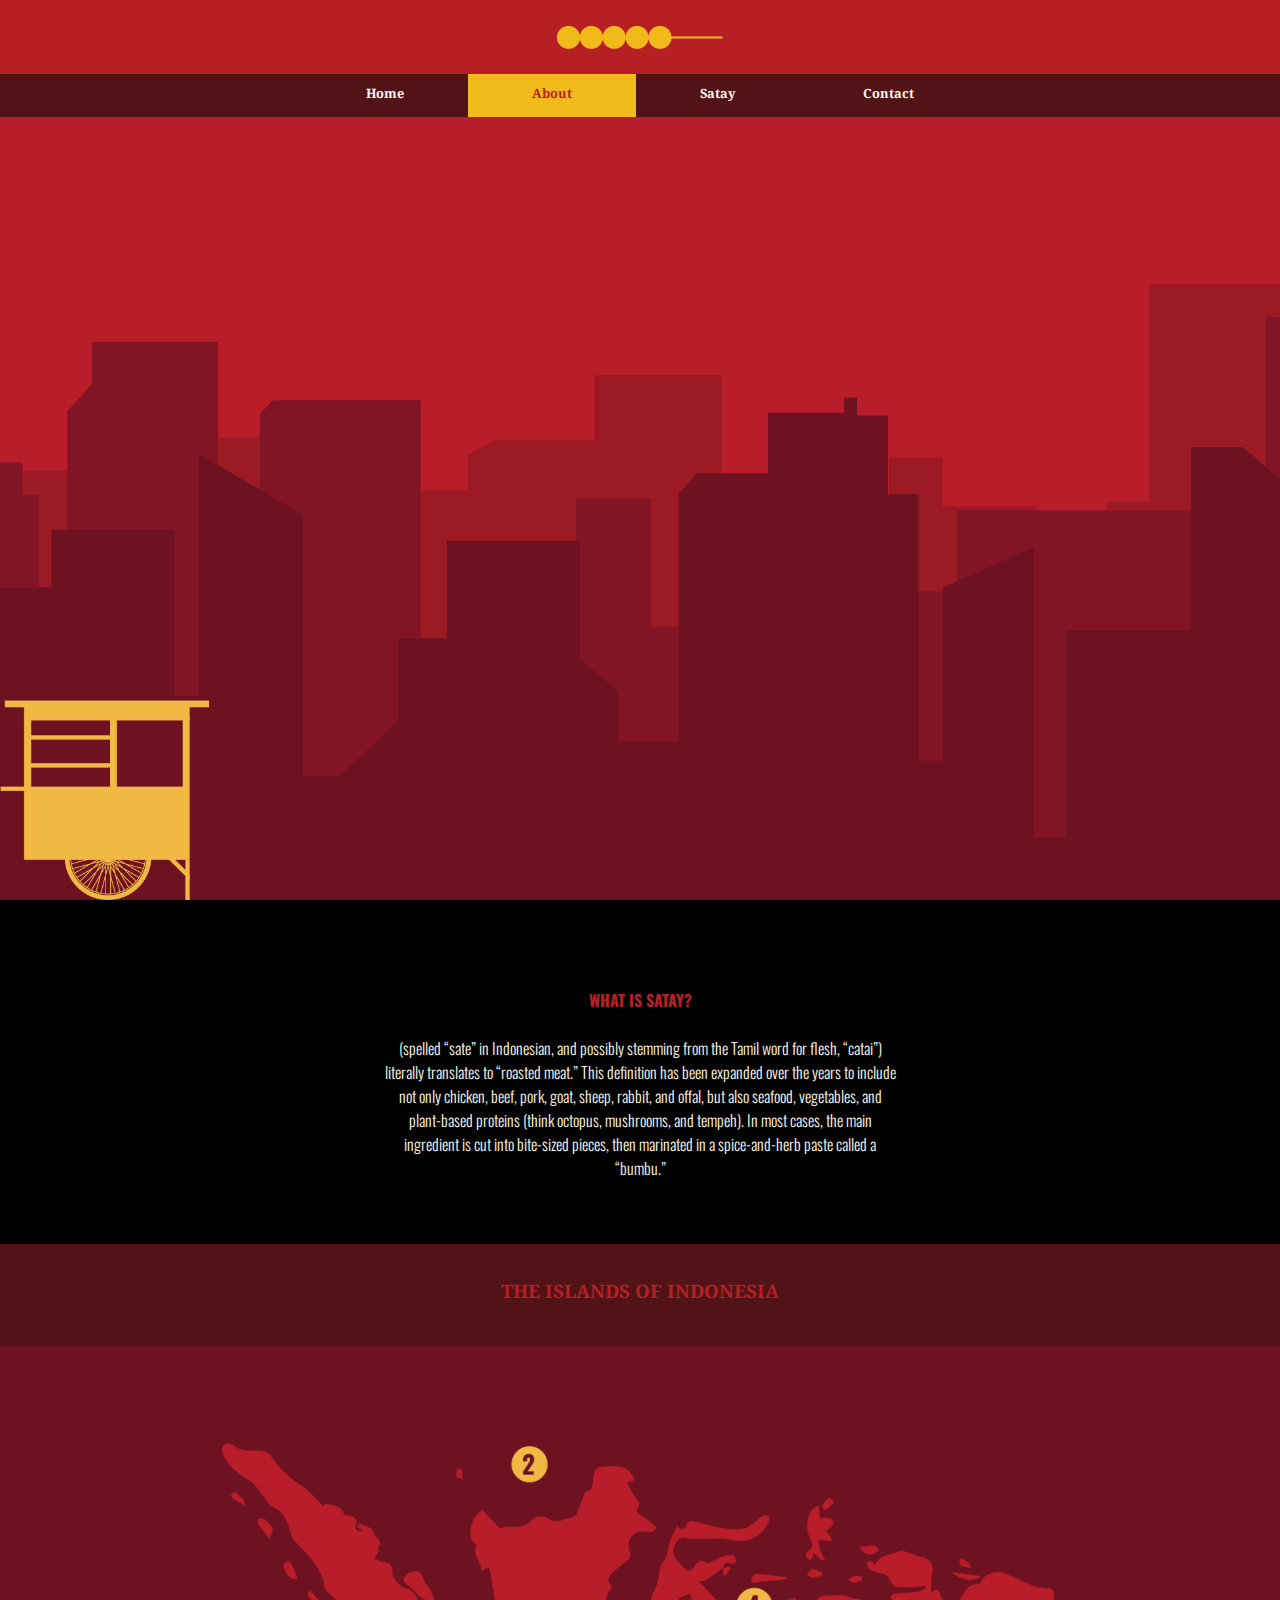
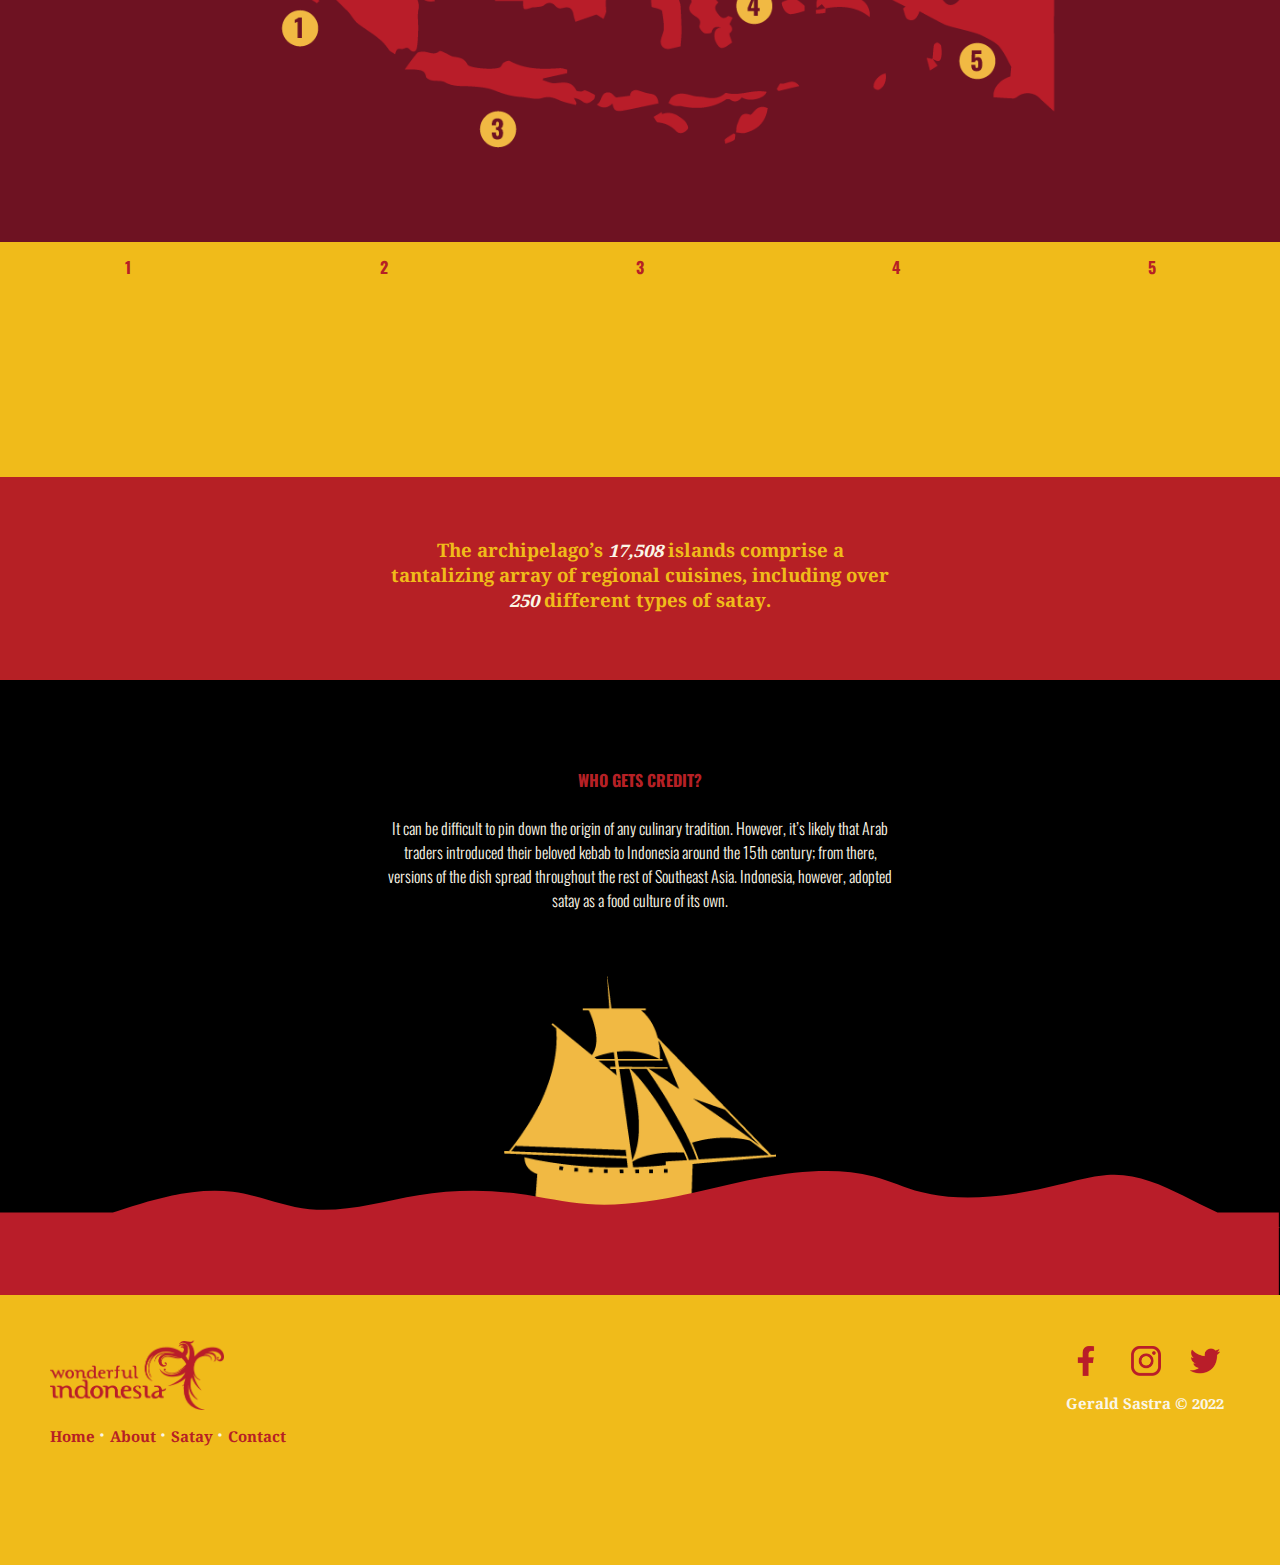
<file: about.html>
<!DOCTYPE html>
<html>
<head>
<meta charset="utf-8">
<title>SATAY</title>
<style>
  @import url(main.css);
</style>
    <link rel="icon" type="image/x-icon" href="favicon-15.png"/>
</head>
    
    <body>
        
    <header>
        <div id="header-logo">
        <img src="logo-01.png" alt="logo">
        </div>
        
        <nav>
        <ul>
            <li><a href="index.html">Home</a></li>
            <li><a class="active" href="about.html">About</a></li>
            <li><a href="satay.html">Satay</a></li>
            <li><a href="contact.html">Contact</a></li>
        </ul>
        </nav>
    </header>
        
        <div id="jakarta">
            
        <div id="gerobak">    
            <img src="gerobak-16.png">
        </div>
        
        </div>
      
        <div class="black-box">
    <br>
    <h4>WHAT IS SATAY?</h4>
    <br>
    <p>(spelled “sate” in Indonesian, and possibly stemming from the Tamil word for flesh, “catai”) literally translates to “roasted meat.” This definition has been expanded over the years to include not only chicken, beef, pork, goat, sheep, rabbit, and offal, but also seafood, vegetables, and plant-based proteins (think octopus, mushrooms, and tempeh). In most cases, the main ingredient is cut into bite-sized pieces, then marinated in a spice-and-herb paste called a “bumbu.” 
</p>
    </div>
        
        <section class="map">
        <div class="map-title">
            <h3>THE ISLANDS OF INDONESIA</h3></div>
            
             <div class="map-indonesia">
        <img src="indonesia-15.png" alt="indonesia">
        </div>
            
         
            
            <div class="map-legend">
               <div class="island" data-hover="SUMATRA">1<span><img src="individual-island-32.png" alt=""></span></div>
                 <div class="island" data-hover="KALIMANTAN">2<span><img src="individual-island-33.png" alt=""></span></div>
                 <div class="island" data-hover="JAVA">3<span><img src="individual-island-34.png" alt=""></span></div>
                 <div class="island" data-hover="SULAWESI">4<span><img src="individual-island-35.png" alt=""></span></div>
                 <div class="island" data-hover="PAPUA">5<span><img src="individual-island-36.png" alt=""></span></div>
            </div>
        </section>
        
        <div class="red-box">
        <h3>The archipelago’s <em>17,508 </em>islands comprise a tantalizing array of regional cuisines, including over <em>250</em> different types of satay.</h3>
        </div>
        
        <div class="black-box">
            <br>
    <h4>WHO GETS CREDIT?</h4>
    <br>
    <p>
        It can be difficult to pin down the origin of any culinary tradition. However, it’s likely that Arab traders introduced their beloved kebab to Indonesia around the 15th century; from there, versions of the dish spread throughout the rest of Southeast Asia. Indonesia, however, adopted satay as a food culture of its own.         
    </p>
           </div>
        
            <div class="sail">
            <img class="ship" src="ship-17.png" alt=ship>
            <img class="sea" src="sea-18.svg" alt="sea">
            </div>
      
       

        <footer class="footer-distributed">

			<div class="footer-right">

				<a href="https://www.facebook.com/WonderfulIndonesia" target="_blank"><img src="facebook-12.png"></a>
                <a href="https://www.instagram.com/wonderfulindonesia/" target="_blank"><img src="instagram-13.png"></a>
                <a href="https://twitter.com/wonderfulid" target="_blank"><img src="twitter-14.png"></a>
                
                <p id="copyright">Gerald Sastra &copy; 2022</p>
                

			</div>

			<div class="footer-left">
                
                <a href="https://www.indonesia.travel/gb/en/home" target="_blank"><img id="wonderful" src="wonderful%20indonesia-11.png"></a>

				<p class="footer-links">
					<a class="link-1" href="index.html">Home</a>

					<a href="about.html">About</a>

					<a href="satay.html">Satay</a>

					<a href="contact.html">Contact</a>
				</p>

			</div>
            
        </footer>
    </body>
</html>
</file>
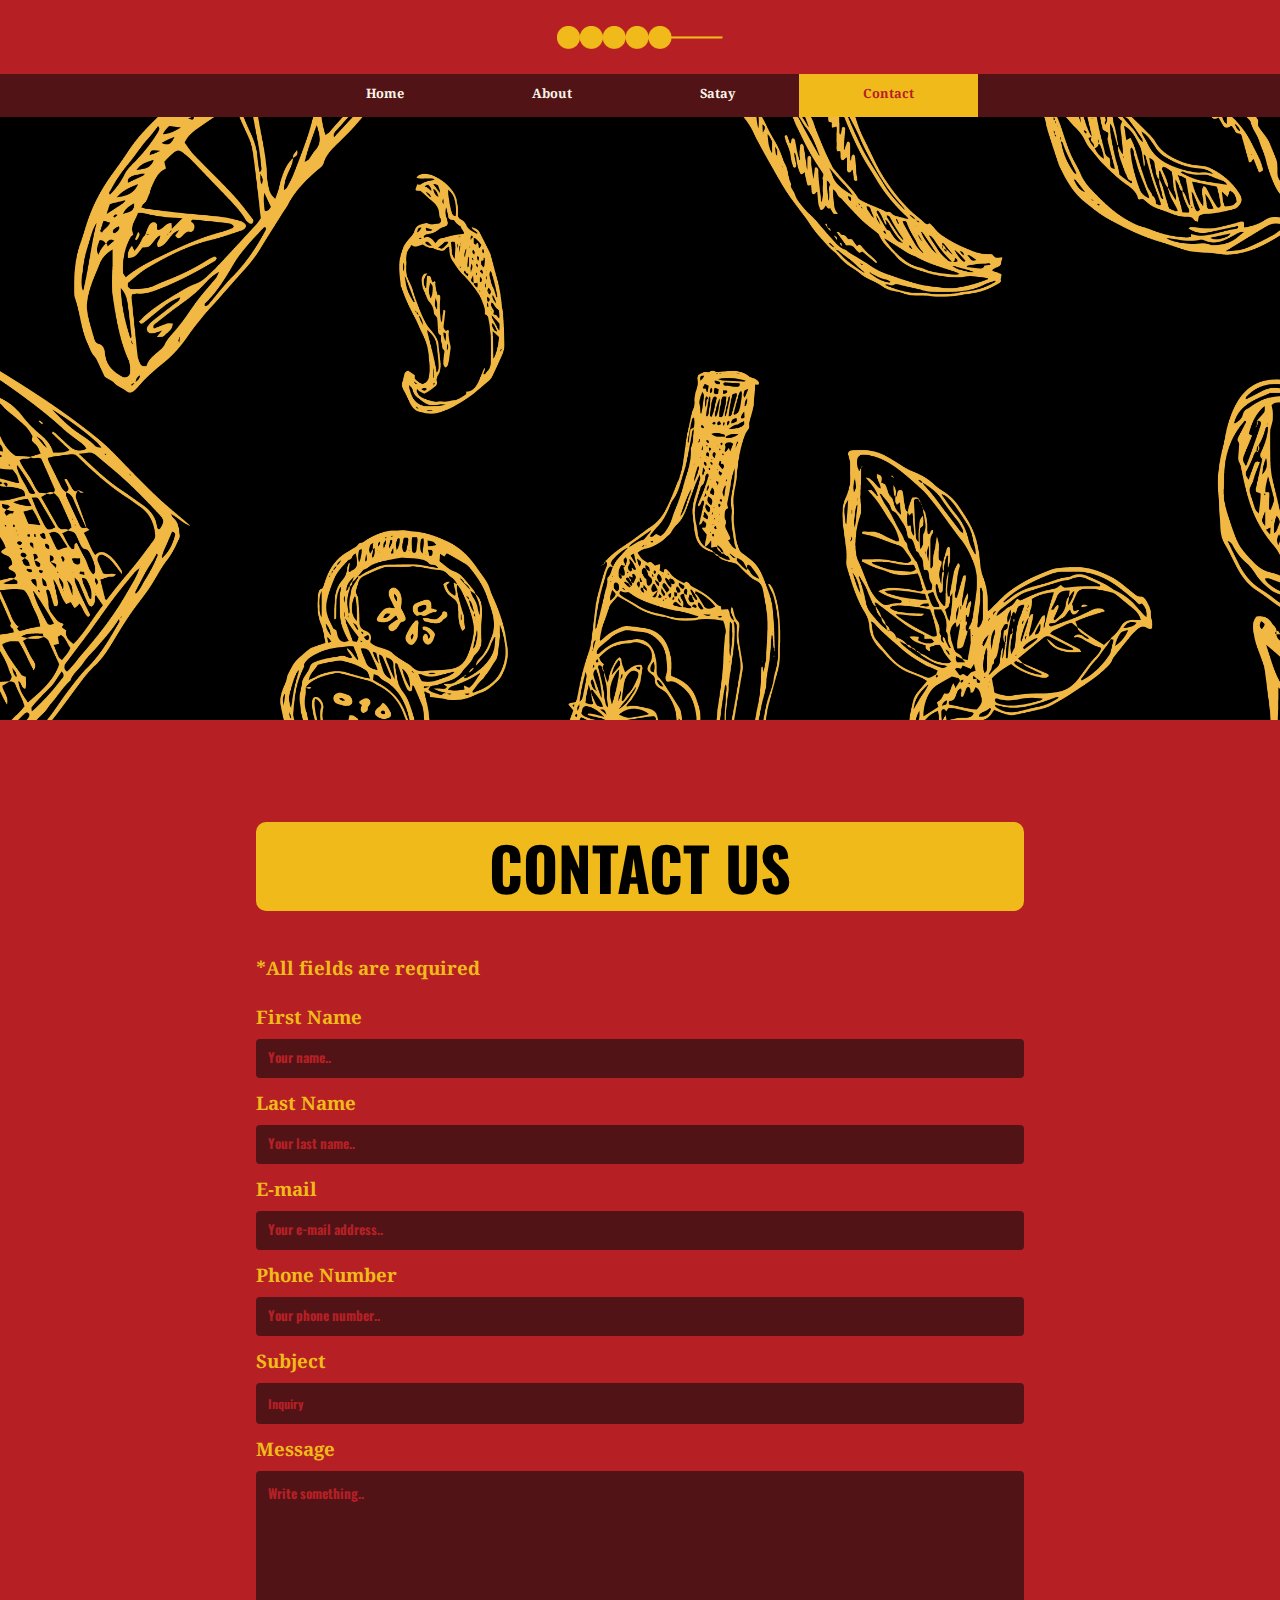
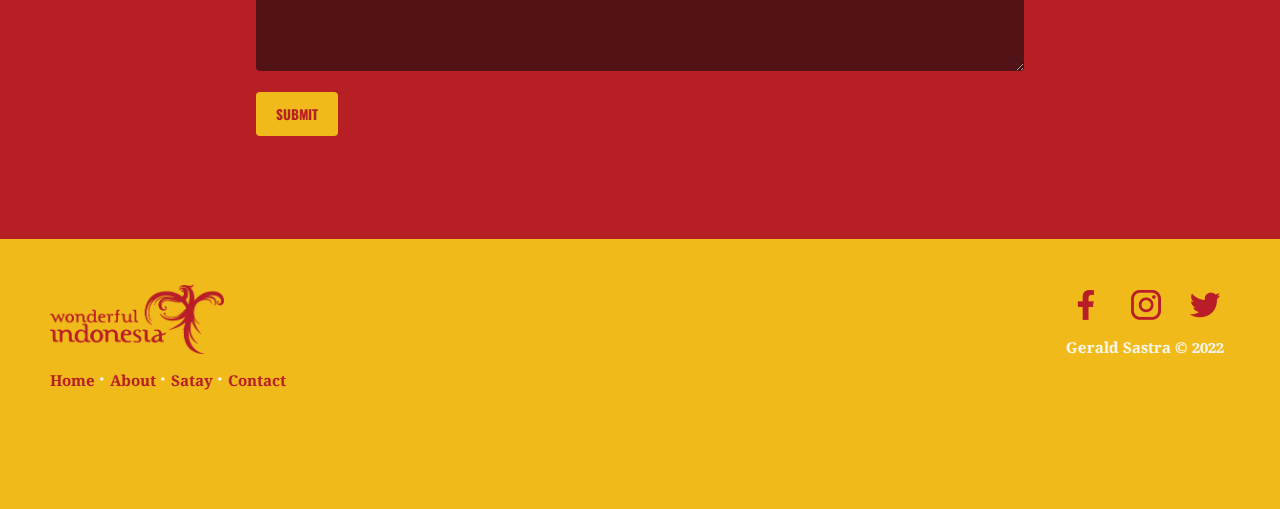
<file: contact.html>
<!DOCTYPE html>
<html>
<head>
<meta charset="utf-8">
<title>SATAY</title>
<style>
  @import url(main.css);
</style>
    <link rel="icon" type="image/x-icon" href="favicon-15.png"/>
</head>
    
    <body>
        
        
    <header>
        <div id="header-logo">
        <img src="logo-01.png" alt="logo">
        </div>
        
        <nav>
        <ul>
            <li><a href="index.html">Home</a></li>
            <li><a href="about.html">About</a></li>
            <li><a href="satay.html">Satay</a></li>
            <li><a class="active"href="contact.html">Contact</a></li>
        </ul>
        </nav>
    </header>
        
        <div class="cover" id="cover-contact"></div>
        
     <div class="contact-container">
         
    <h2>CONTACT US</h2>
         <br>
         <br>
    <h3>*All fields are required</h3>
    <br>
  <form action="/action_page.php">
    <label for="fname"><h3>First Name</h3></label>
    <input type="text" id="fname" name="firstname" placeholder="Your name.." color="white">

    <label for="lname"><h3>Last Name</h3></label>
    <input type="text" id="lname" name="lastname" placeholder="Your last name..">

      <label for="email"><h3>E-mail</h3></label>
    <input type="text" id="email" name="E-mail" placeholder="Your e-mail address..">
      
      <label for="pnumber"><h3>Phone Number</h3></label>
    <input type="text" id="pnumber" name="pnumber" placeholder="Your phone number..">

      <label for="subject"><h3>Subject</h3></label>
  <select type="dropdown" name="subject">
    <option value="inquiry" selected>Inquiry</option>
    <option value="sponsor">Sponsorship</option>
    <option value="feedback">Feedback/Suggestions</option>
    <option value="other">Other</option>
  </select>
    
    <label for="Message"><h3>Message</h3></label>
    <textarea id="message" name="message" placeholder="Write something.." style="height:200px"></textarea>

    <input type="submit" value="SUBMIT">
  </form>
</div>

        <footer class="footer-distributed">

			<div class="footer-right">

				<a href="https://www.facebook.com/WonderfulIndonesia" target="_blank"><img src="facebook-12.png"></a>
                <a href="https://www.instagram.com/wonderfulindonesia/" target="_blank"><img src="instagram-13.png"></a>
                <a href="https://twitter.com/wonderfulid" target="_blank"><img src="twitter-14.png"></a>
                
                <p id="copyright">Gerald Sastra &copy; 2022</p>
                

			</div>

			<div class="footer-left">
                
                <a href="https://www.indonesia.travel/gb/en/home" target="_blank"><img id="wonderful" src="wonderful%20indonesia-11.png"></a>

				<p class="footer-links">
					<a class="link-1" href="index.html">Home</a>

					<a href="about.html">About</a>

					<a href="satay.html">Satay</a>

					<a href="contact.html">Contact</a>
				</p>

			</div>

        </footer>
    </body>
</html>
</file>
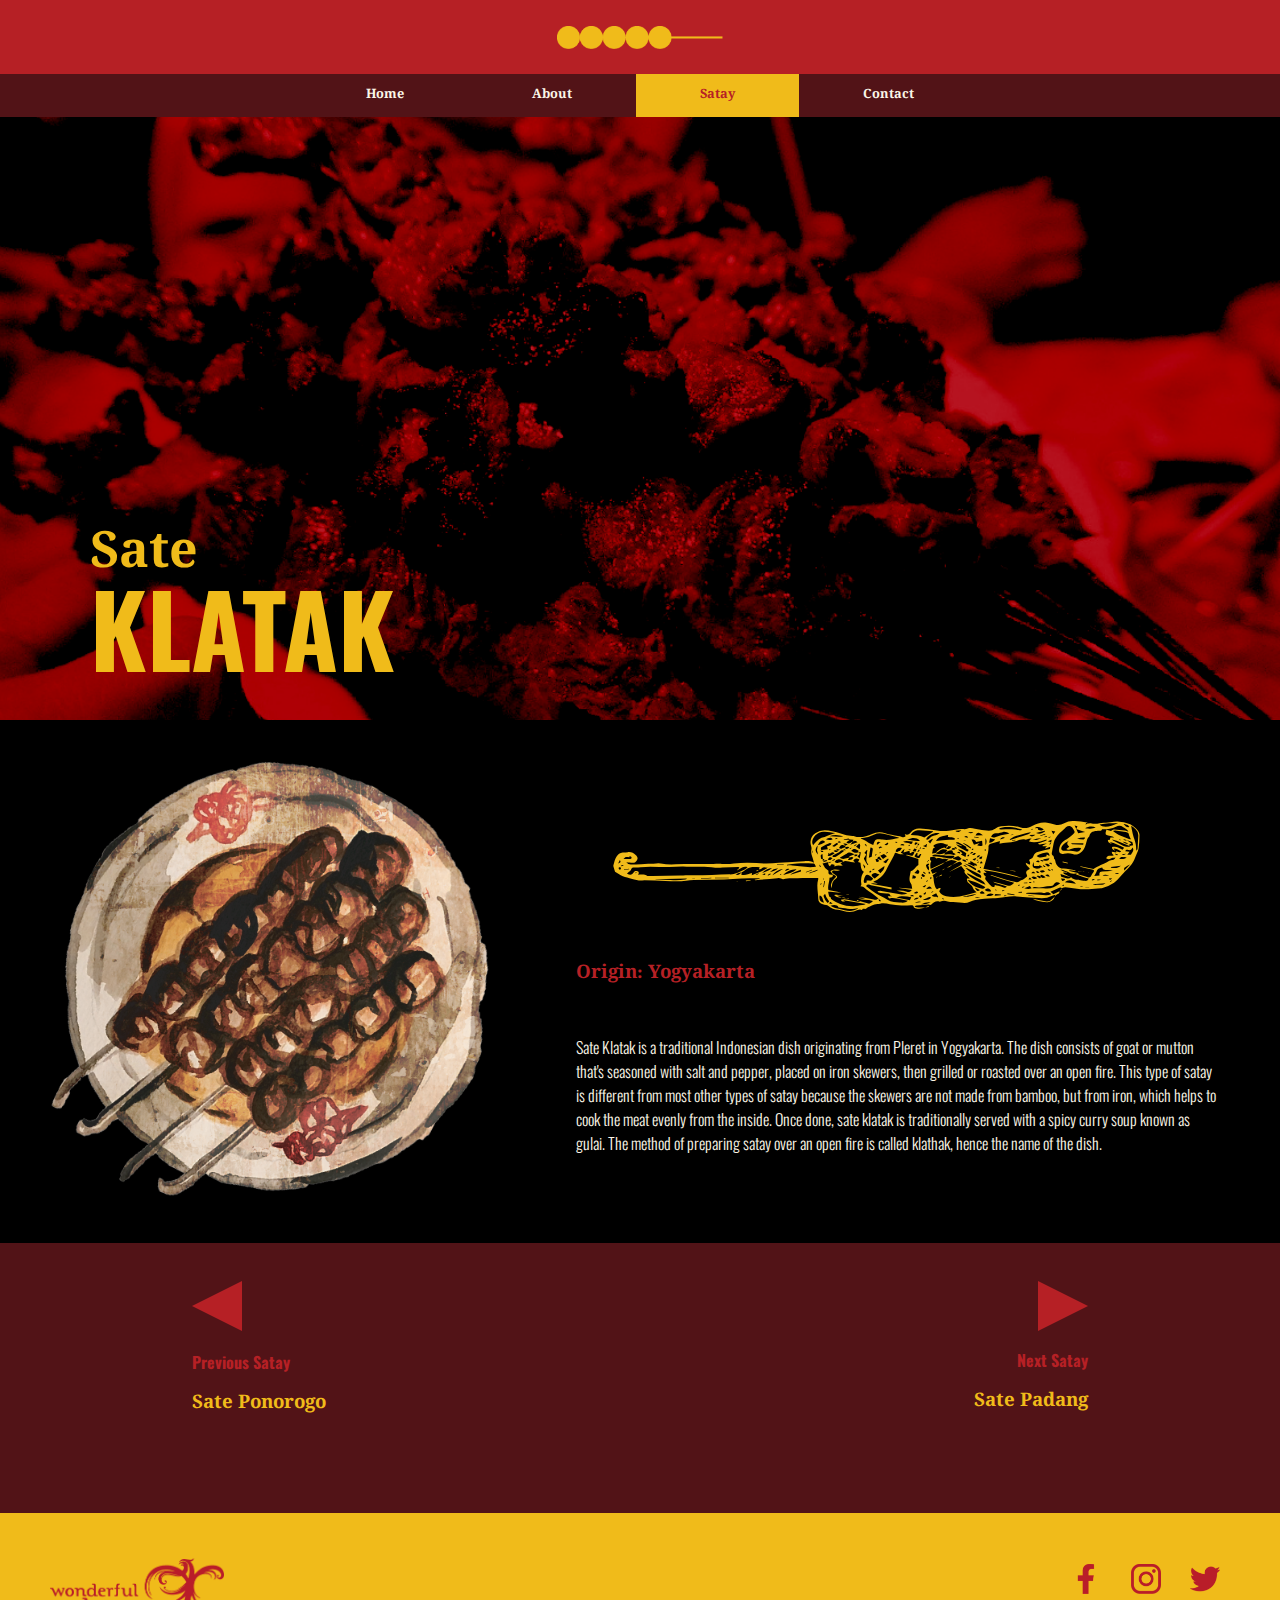
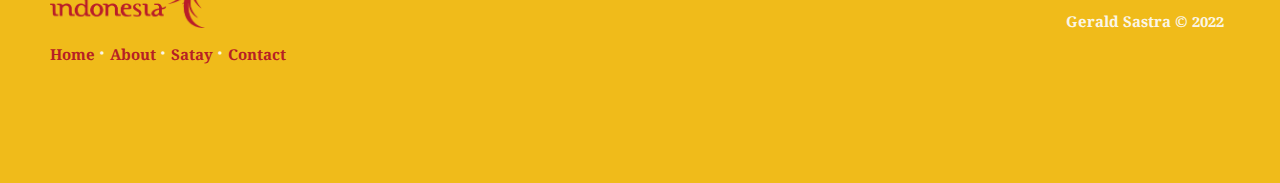
<file: klatak.html>
<!DOCTYPE html>
<html>
<head>
<meta charset="utf-8">
<title>SATAY</title>
<style>
  @import url(main.css);
</style>
    <link rel="icon" type="image/x-icon" href="favicon-15.png"/>
</head>
    
    <body>
        
        
    <header>
        <div id="header-logo">
        <img src="logo-01.png" alt="logo">
        </div>
        
        <nav>
        <ul>
            <li><a href="index.html">Home</a></li>
            <li><a href="about.html">About</a></li>
            <li><a class="active" href="satay.html">Satay</a></li>
            <li><a href="contact.html">Contact</a></li>
        </ul>
        </nav>
    </header>
              
         <div class="cover" id="cover-klatak">

        </div>   
        
<div class="title"><h3>Sate</h3><br><h2>KLATAK</h2></div>
        
        
        <section class="individual-satay-template">
             <div class="satay-plate">
        <img src="satay-plate-30.png" alt="satay klatak">    
        </div>
            
        <div class="individual-satay">
         <img class="satay-horizontal" src="individual%20satay%20yellow-24.svg" alt="klatak">
            <br>
        <h3>Origin: Yogyakarta</h3>
            <br>
            <br>
        <p>Sate Klatak is a traditional Indonesian dish originating from Pleret in Yogyakarta. The dish consists of goat or mutton that's seasoned with salt and pepper, placed on iron skewers, then grilled or roasted over an open fire. This type of satay is different from most other types of satay because the skewers are not made from bamboo, but from iron, which helps to cook the meat evenly from the inside. Once done, sate klatak is traditionally served with a spicy curry soup known as gulai. The method of preparing satay over an open fire is called klathak, hence the name of the dish.</p>
        </div>
            </section>
        
        <section class="nav">
        
        <div class="nav-left">
         <a href="ponorogo.html">
             <div id="triangle-left"></div>
             
             <div id="nav-text-left">
             <p>Previous Satay</p>
             <br>
             <h3>Sate Ponorogo</h3>
             </div>
         </a>
        </div>
       
             <div class="nav-right">
         <a href="padang.html">
             <div id="triangle-right"></div>
             
             <div id="nav-text-right">
             <p>Next Satay</p>
             <br>
             <h3>Sate Padang</h3>
             </div>
         </a>
        </div>
        </section>
        

    
        <footer class="footer-distributed">

			<div class="footer-right">

				<a href="https://www.facebook.com/WonderfulIndonesia" target="_blank"><img src="facebook-12.png"></a>
                <a href="https://www.instagram.com/wonderfulindonesia/" target="_blank"><img src="instagram-13.png"></a>
                <a href="https://twitter.com/wonderfulid" target="_blank"><img src="twitter-14.png"></a>
                
                <p id="copyright">Gerald Sastra &copy; 2022</p>
                

			</div>

			<div class="footer-left">
                
                <a href="https://www.indonesia.travel/gb/en/home" target="_blank"><img id="wonderful" src="wonderful%20indonesia-11.png"></a>

				<p class="footer-links">
					<a class="link-1" href="index.html">Home</a>

					<a href="about.html">About</a>

					<a href="satay.html">Satay</a>

					<a href="contact.html">Contact</a>
				</p>

			</div>

        </footer>
    </body>
</html>
</file>
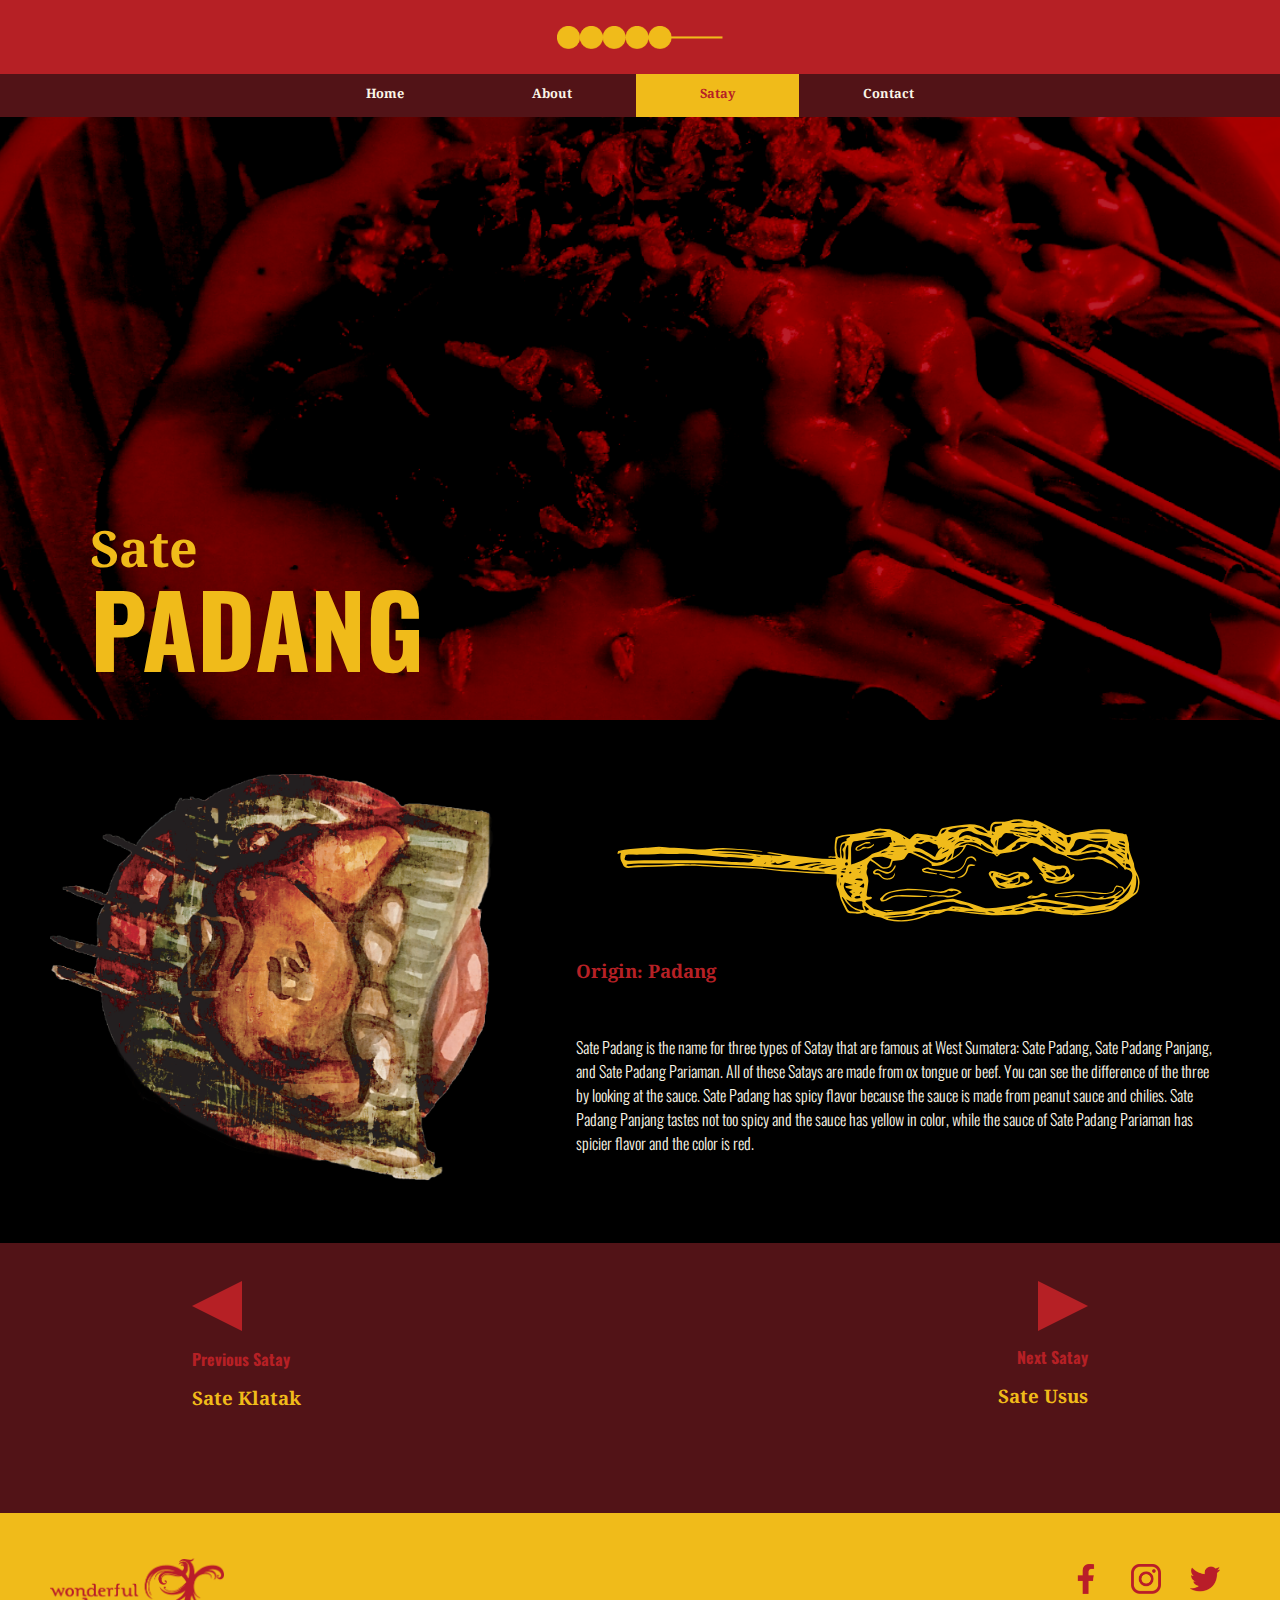
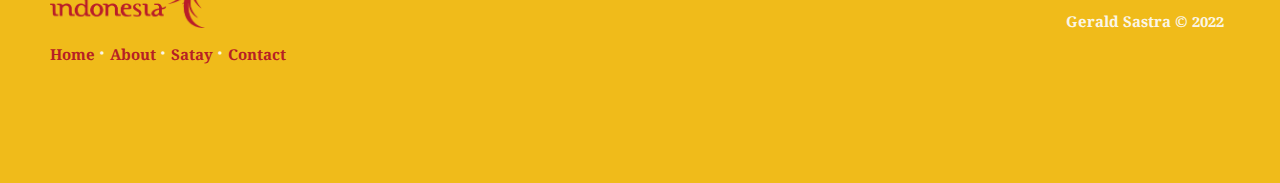
<file: padang.html>
<!DOCTYPE html>
<html>
<head>
<meta charset="utf-8">
<title>SATAY</title>
<style>
  @import url(main.css);
</style>
    <link rel="icon" type="image/x-icon" href="favicon-15.png"/>
</head>
    
    <body>
        
        
    <header>
        <div id="header-logo">
        <img src="logo-01.png" alt="logo">
        </div>
        
        <nav>
        <ul>
            <li><a href="index.html">Home</a></li>
            <li><a href="about.html">About</a></li>
            <li><a class="active" href="satay.html">Satay</a></li>
            <li><a href="contact.html">Contact</a></li>
        </ul>
        </nav>
    </header>
              
         <div class="cover" id="cover-padang">

        </div>   
        
<div class="title"><h3>Sate</h3><br><h2>PADANG</h2></div>
        
        
        <section class="individual-satay-template">
             <div class="satay-plate">
        <img src="satay-plate-31.png" alt="satay padang">    
        </div>
            
        <div class="individual-satay">
         <img class="satay-horizontal" src="individual%20satay%20yellow-25.svg" alt="padang">
            <br>
        <h3>Origin: Padang</h3>
            <br>
            <br>
        <p>Sate Padang is the name for three types of Satay that are famous at West Sumatera: Sate Padang, Sate Padang Panjang, and Sate Padang Pariaman. All of these Satays are made from ox tongue or beef. You can see the difference of the three by looking at the sauce. Sate Padang has spicy flavor because the sauce is made from peanut sauce and chilies. Sate Padang Panjang tastes not too spicy and the sauce has yellow in color, while the sauce of Sate Padang Pariaman has spicier flavor and the color is red.</p>
        </div>
            </section>
        
        <section class="nav">
        
        <div class="nav-left">
         <a href="klatak.html">
             <div id="triangle-left"></div>
             
             <div id="nav-text-left">
             <p>Previous Satay</p>
             <br>
             <h3>Sate Klatak</h3>
             </div>
         </a>
        </div>
       
             <div class="nav-right">
         <a href="usus.html">
             <div id="triangle-right"></div>
             
             <div id="nav-text-right">
             <p>Next Satay</p>
             <br>
             <h3>Sate Usus</h3>
             </div>
         </a>
        </div>
        </section>
        

    
        <footer class="footer-distributed">

			<div class="footer-right">

				<a href="https://www.facebook.com/WonderfulIndonesia" target="_blank"><img src="facebook-12.png"></a>
                <a href="https://www.instagram.com/wonderfulindonesia/" target="_blank"><img src="instagram-13.png"></a>
                <a href="https://twitter.com/wonderfulid" target="_blank"><img src="twitter-14.png"></a>
                
                <p id="copyright">Gerald Sastra &copy; 2022</p>
                

			</div>

			<div class="footer-left">
                
                <a href="https://www.indonesia.travel/gb/en/home" target="_blank"><img id="wonderful" src="wonderful%20indonesia-11.png"></a>

				<p class="footer-links">
					<a class="link-1" href="index.html">Home</a>

					<a href="about.html">About</a>

					<a href="satay.html">Satay</a>

					<a href="contact.html">Contact</a>
				</p>

			</div>

        </footer>
    </body>
</html>
</file>
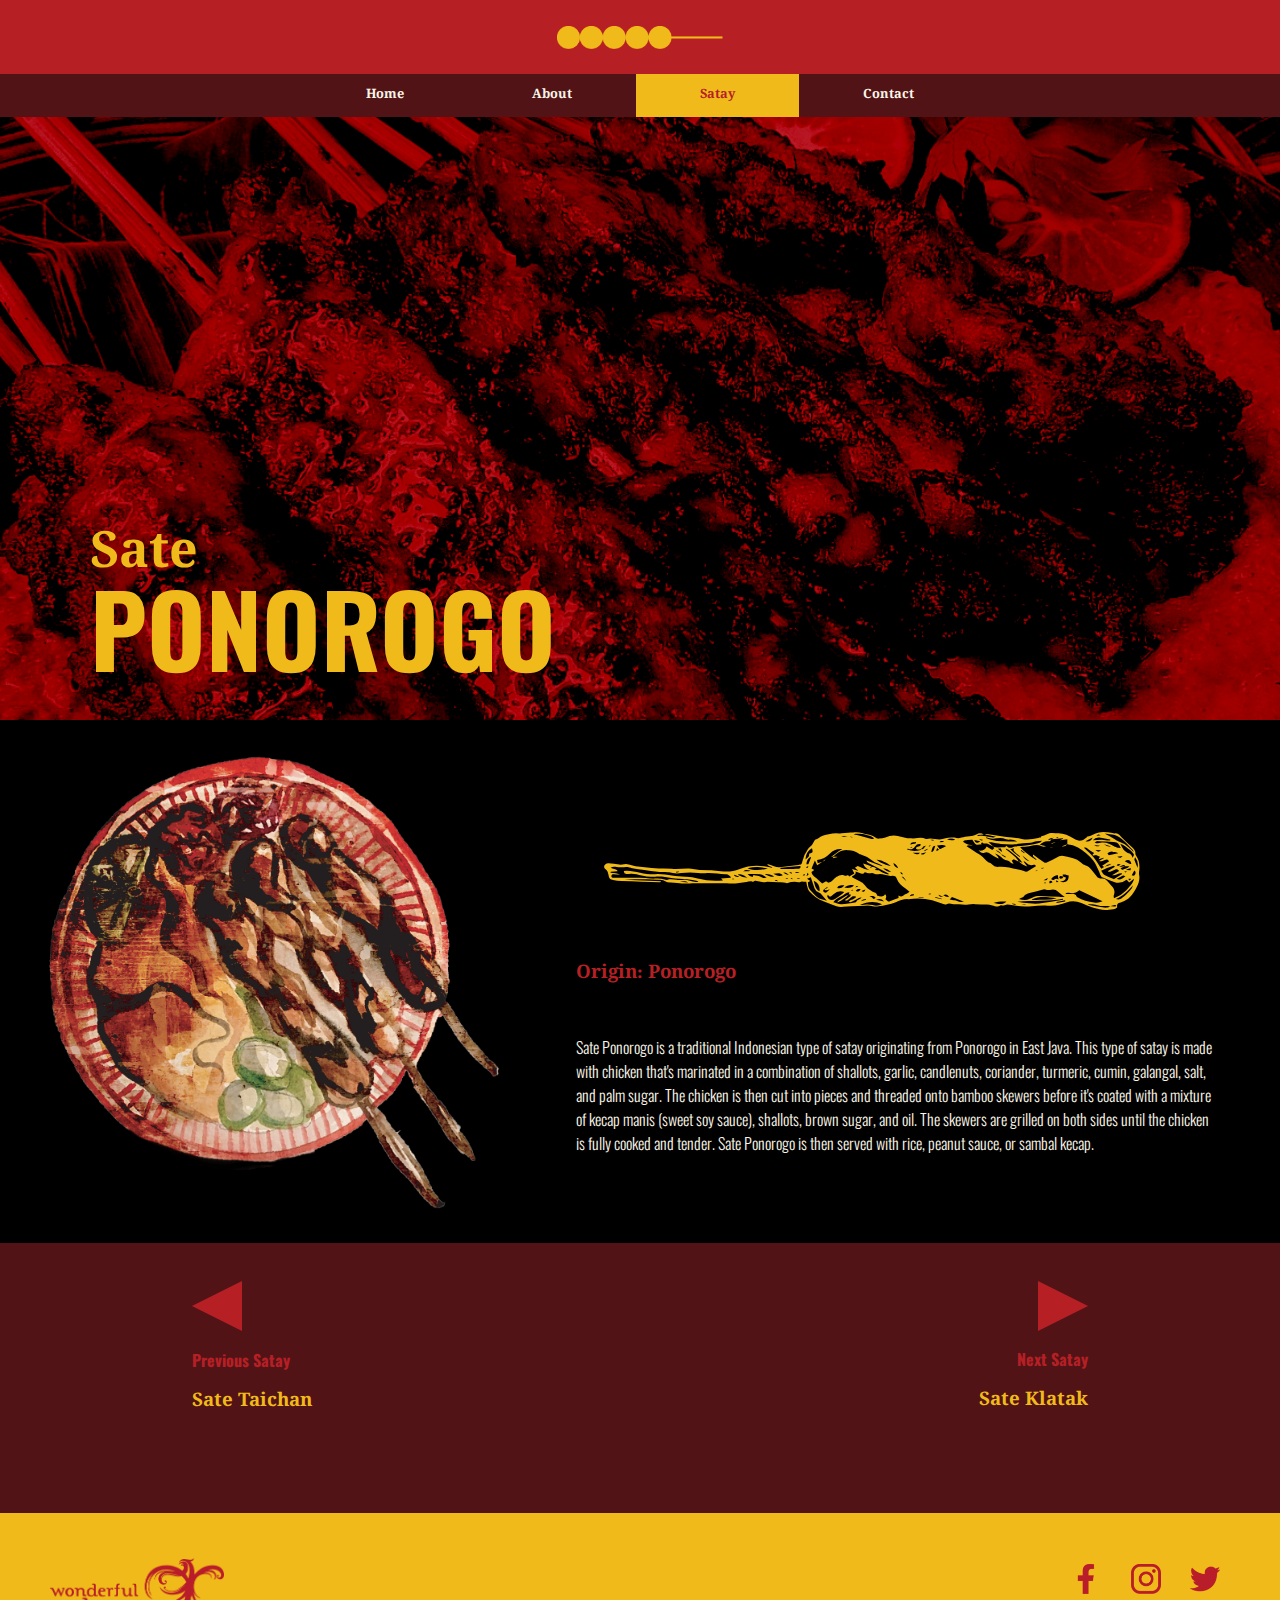
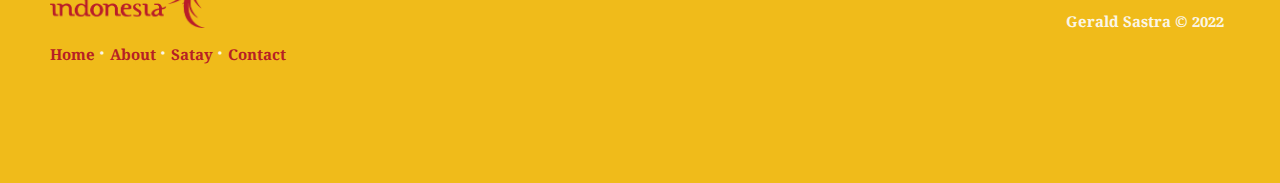
<file: ponorogo.html>
<!DOCTYPE html>
<html>
<head>
<meta charset="utf-8">
<title>SATAY</title>
<style>
  @import url(main.css);
</style>
    <link rel="icon" type="image/x-icon" href="favicon-15.png"/>
</head>
    
    <body>
        
        
    <header>
        <div id="header-logo">
        <img src="logo-01.png" alt="logo">
        </div>
        
        <nav>
        <ul>
            <li><a href="index.html">Home</a></li>
            <li><a href="about.html">About</a></li>
            <li><a class="active" href="satay.html">Satay</a></li>
            <li><a href="contact.html">Contact</a></li>
        </ul>
        </nav>
    </header>
              
         <div class="cover" id="cover-ponorogo">

        </div>   
        
<div class="title"><h3>Sate</h3><br><h2>PONOROGO</h2></div>
        
        
        <section class="individual-satay-template">
             <div class="satay-plate">
        <img src="satay-plate-29.png" alt="satay ponorogo">    
        </div>
            
        <div class="individual-satay">
         <img class="satay-horizontal" src="individual%20satay%20yellow-23.svg" alt="ponorogo">
            <br>
        <h3>Origin: Ponorogo</h3>
            <br>
            <br>
        <p>Sate Ponorogo is a traditional Indonesian type of satay originating from Ponorogo in East Java. This type of satay is made with chicken that's marinated in a combination of shallots, garlic, candlenuts, coriander, turmeric, cumin, galangal, salt, and palm sugar. The chicken is then cut into pieces and threaded onto bamboo skewers before it's coated with a mixture of kecap manis (sweet soy sauce), shallots, brown sugar, and oil. The skewers are grilled on both sides until the chicken is fully cooked and tender. Sate Ponorogo is then served with rice, peanut sauce, or sambal kecap.</p>
        </div>
            </section>
        
        <section class="nav">
        
        <div class="nav-left">
         <a href="taichan.html">
             <div id="triangle-left"></div>
             
             <div id="nav-text-left">
             <p>Previous Satay</p>
             <br>
             <h3>Sate Taichan</h3>
             </div>
         </a>
        </div>
       
             <div class="nav-right">
         <a href="klatak.html">
             <div id="triangle-right"></div>
             
             <div id="nav-text-right">
             <p>Next Satay</p>
             <br>
             <h3>Sate Klatak</h3>
             </div>
         </a>
        </div>
        </section>
        

    
        <footer class="footer-distributed">

			<div class="footer-right">

				<a href="https://www.facebook.com/WonderfulIndonesia" target="_blank"><img src="facebook-12.png"></a>
                <a href="https://www.instagram.com/wonderfulindonesia/" target="_blank"><img src="instagram-13.png"></a>
                <a href="https://twitter.com/wonderfulid" target="_blank"><img src="twitter-14.png"></a>
                
                <p id="copyright">Gerald Sastra &copy; 2022</p>
                

			</div>

			<div class="footer-left">
                
                <a href="https://www.indonesia.travel/gb/en/home" target="_blank"><img id="wonderful" src="wonderful%20indonesia-11.png"></a>

				<p class="footer-links">
					<a class="link-1" href="index.html">Home</a>

					<a href="about.html">About</a>

					<a href="satay.html">Satay</a>

					<a href="contact.html">Contact</a>
				</p>

			</div>

        </footer>
    </body>
</html>
</file>
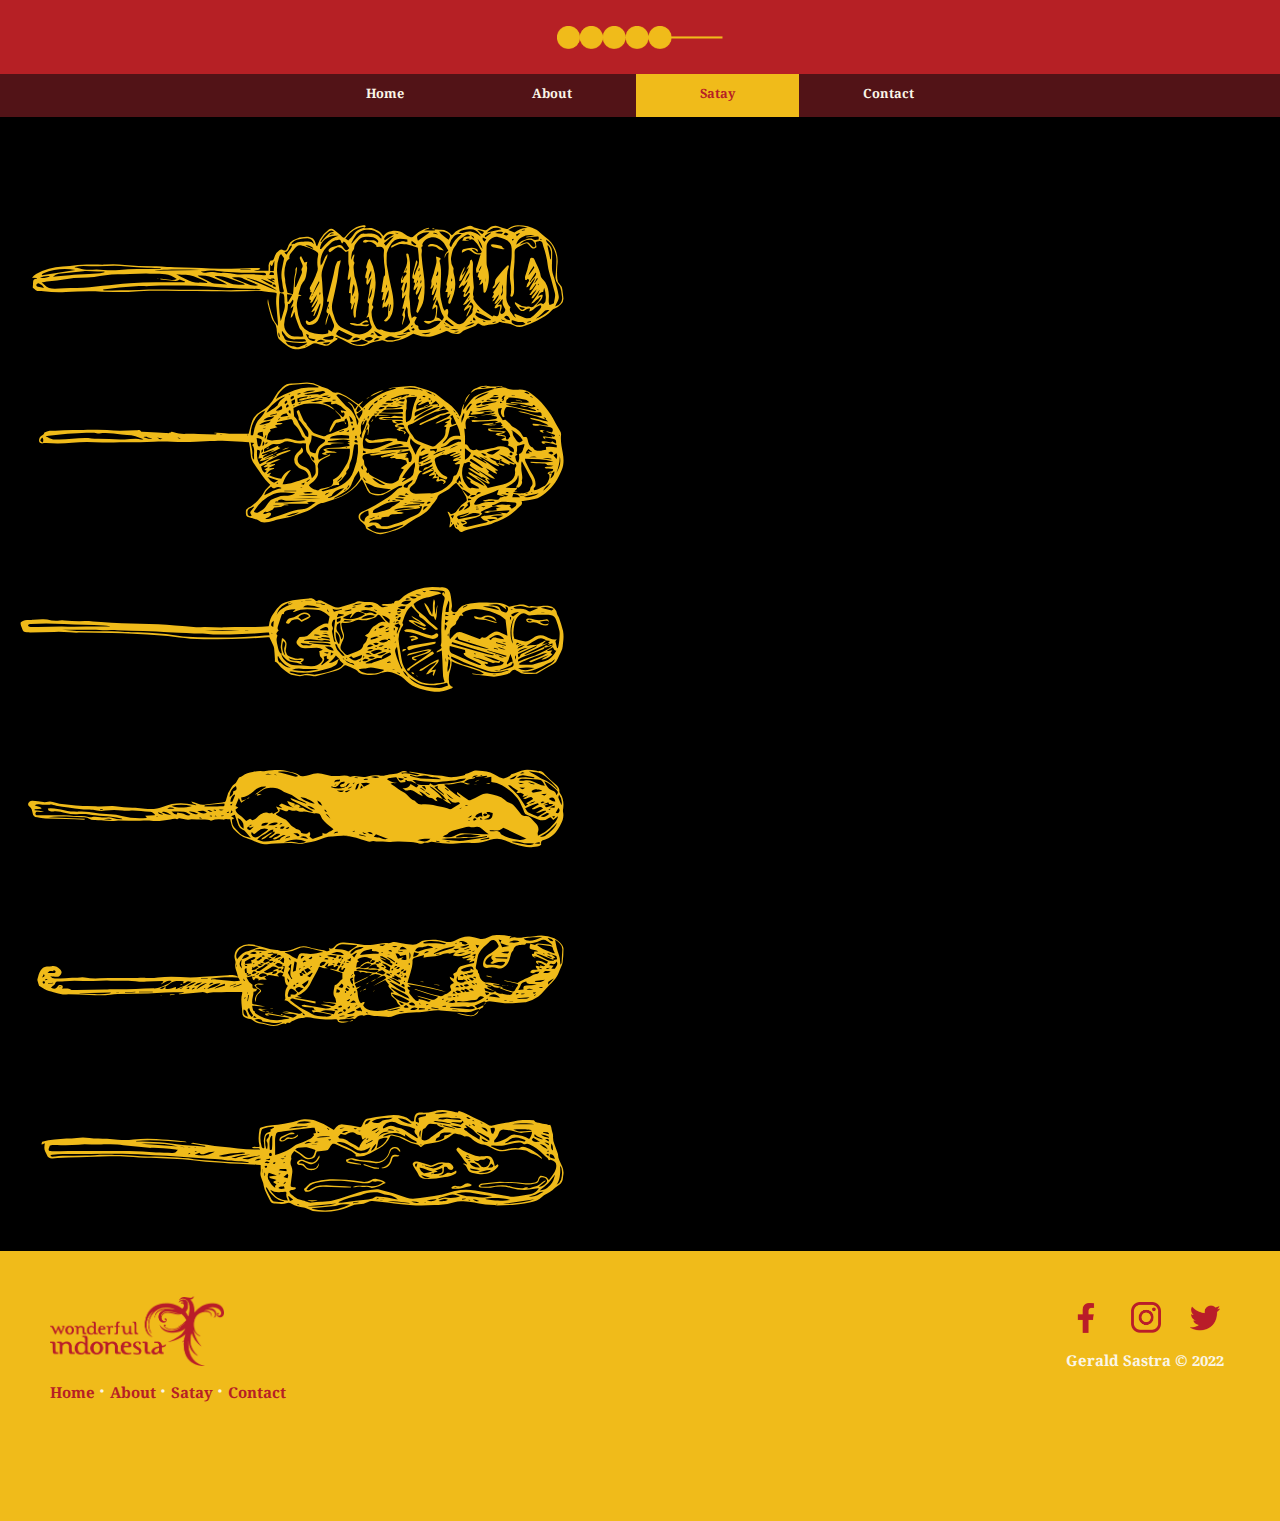
<file: satay.html>
<!DOCTYPE html>
<html>
<head>
<meta charset="utf-8">
<title>SATAY</title>
<style>
  @import url(main.css);
</style>
    <link rel="icon" type="image/x-icon" href="favicon-15.png"/>
</head>
    
    <body>
        
        
    <header>
        <div id="header-logo">
        <img src="logo-01.png" alt="logo">
        </div>
        
        <nav>
        <ul>
            <li><a href="index.html">Home</a></li>
            <li><a href="about.html">About</a></li>
            <li><a class="active" shref="satay.html">Satay</a></li>
            <li><a href="contact.html">Contact</a></li>
        </ul>
        </nav>
    </header>
              
        <section class="big-satay">
        <a href="usus.html"><div class="myDIV">
        <img src="individual%20satay%20yellow-20.svg">
            </div>
    <div class="hide">SATE USUS</div></a>
            
              <a href="udang.html"><div class="myDIV">
        <img src="individual%20satay%20yellow-21.svg">
            </div>
                  <div class="hide">SATE UDANG</div></a>
            
            <a href="taichan.html"><div class="myDIV">
        <img src="individual%20satay%20yellow-22.svg">
            </div>
                <div class="hide">SATE TAICHAN</div></a>
            
            <a href="ponorogo.html"><div class="myDIV">
        <img src="individual%20satay%20yellow-23.svg">
            </div>
                <div class="hide">SATE PONOROGO</div></a>
            
            <a href="klatak.html"><div class="myDIV">
        <img src="individual%20satay%20yellow-24.svg">
            </div>
                <div class="hide">SATE KLATAK</div></a>
            
            <a href="padang.html"><div class="myDIV">
        <img src="individual%20satay%20yellow-25.svg">
            </div>
                <div class="hide">SATE PADANG</div></a>
        </section>
        

    
        <footer class="footer-distributed">

			<div class="footer-right">

				<a href="https://www.facebook.com/WonderfulIndonesia" target="_blank"><img src="facebook-12.png"></a>
                <a href="https://www.instagram.com/wonderfulindonesia/" target="_blank"><img src="instagram-13.png"></a>
                <a href="https://twitter.com/wonderfulid" target="_blank"><img src="twitter-14.png"></a>
                
                <p id="copyright">Gerald Sastra &copy; 2022</p>
                

			</div>

			<div class="footer-left">
                
                <a href="https://www.indonesia.travel/gb/en/home" target="_blank"><img id="wonderful" src="wonderful%20indonesia-11.png"></a>

				<p class="footer-links">
					<a class="link-1" href="index.html">Home</a>

					<a href="about.html">About</a>

					<a href="satay.html">Satay</a>

					<a href="contact.html">Contact</a>
				</p>

			</div>

        </footer>
    </body>
</html>
</file>
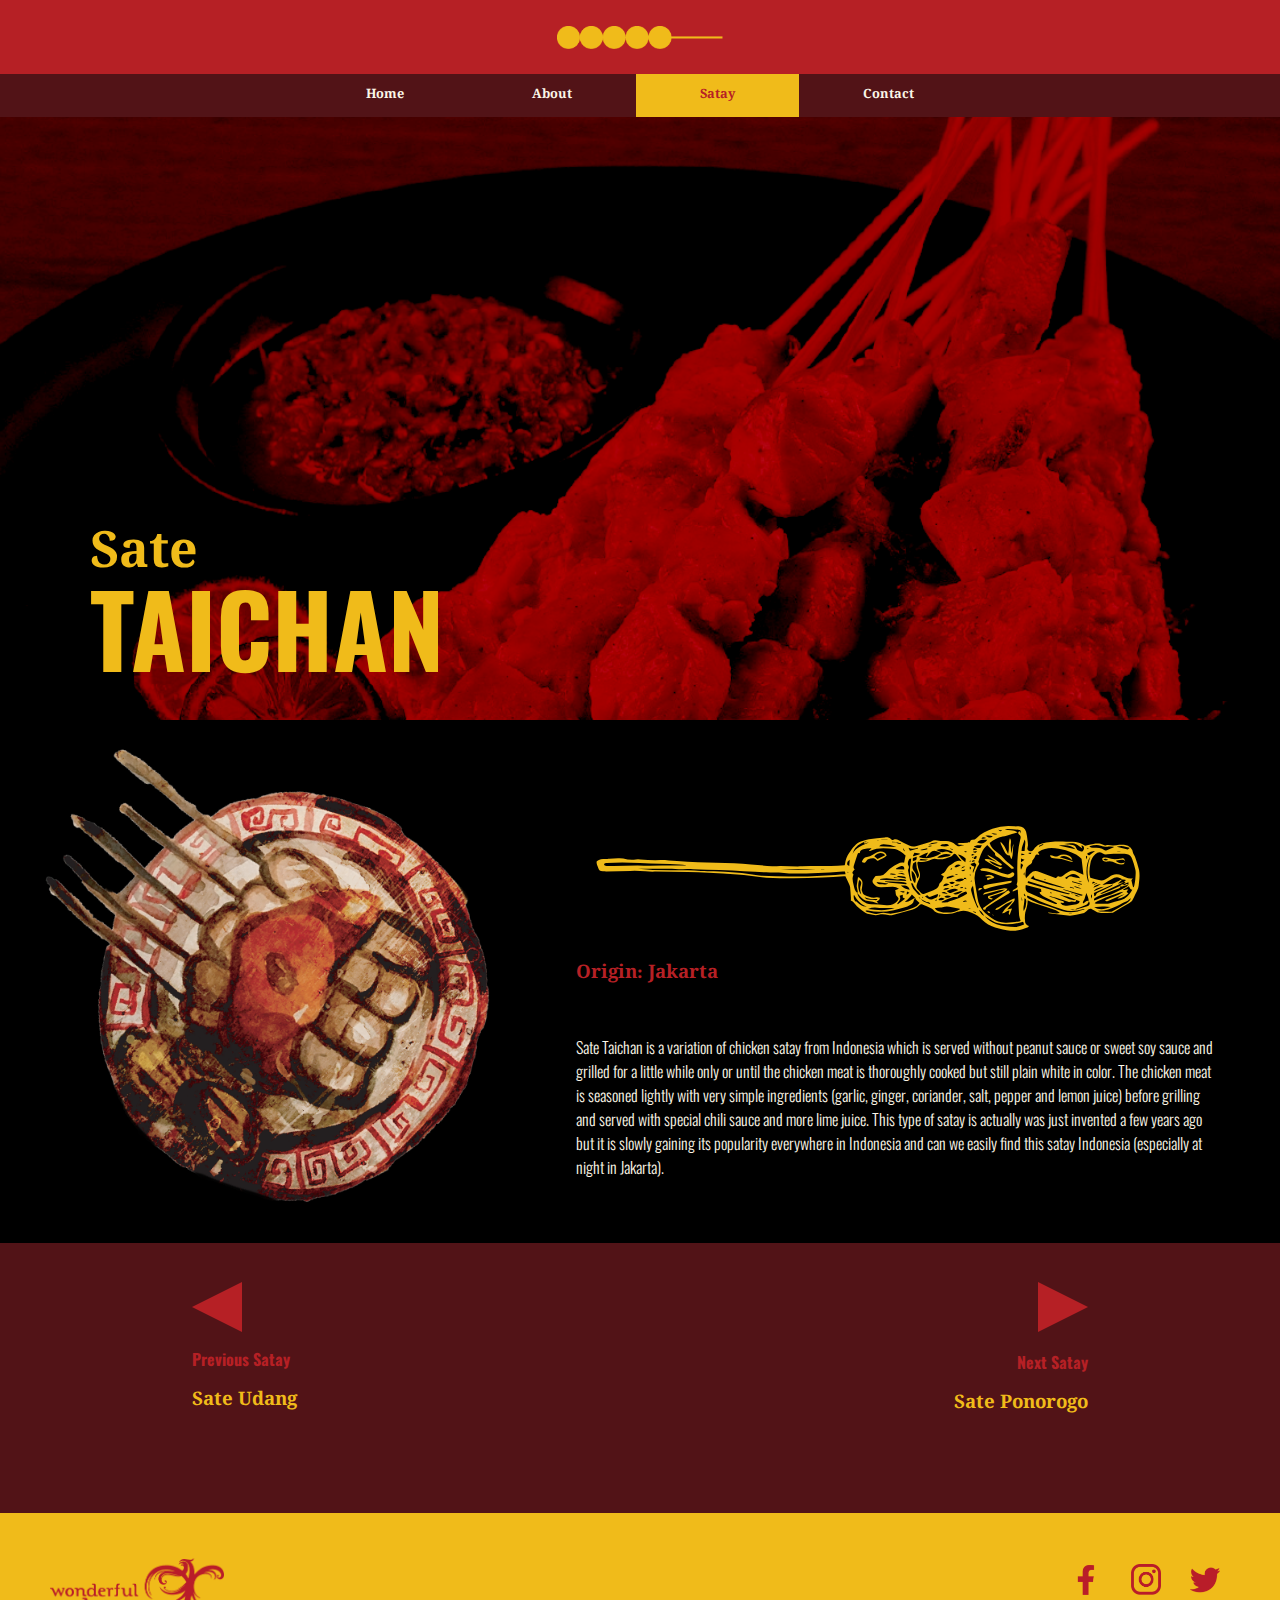
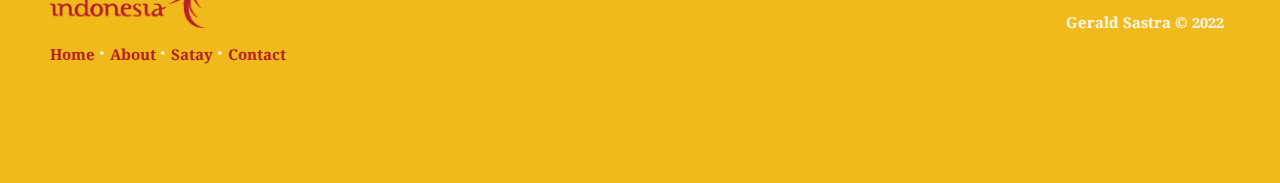
<file: taichan.html>
<!DOCTYPE html>
<html>
<head>
<meta charset="utf-8">
<title>SATAY</title>
<style>
  @import url(main.css);
</style>
    <link rel="icon" type="image/x-icon" href="favicon-15.png"/>
</head>
    
    <body>
        
        
    <header>
        <div id="header-logo">
        <img src="logo-01.png" alt="logo">
        </div>
        
        <nav>
        <ul>
            <li><a href="index.html">Home</a></li>
            <li><a href="about.html">About</a></li>
            <li><a class="active" href="satay.html">Satay</a></li>
            <li><a href="contact.html">Contact</a></li>
        </ul>
        </nav>
    </header>
              
         <div class="cover" id="cover-taichan">

        </div>   
        
<div class="title"><h3>Sate</h3><br><h2>TAICHAN</h2></div>
        
        
        <section class="individual-satay-template">
             <div class="satay-plate">
        <img src="satay-plate-28.png" alt="satay taichan">    
        </div>
            
        <div class="individual-satay">
         <img class="satay-horizontal" src="individual%20satay%20yellow-22.svg" alt="taichan">
            <br>
        <h3>Origin: Jakarta</h3>
            <br>
            <br>
        <p>Sate Taichan is a variation of chicken satay from Indonesia which is served without peanut sauce or sweet soy sauce and grilled for a little while only or until the chicken meat is thoroughly cooked but still plain white in color. The chicken meat is seasoned lightly with very simple ingredients (garlic, ginger, coriander, salt, pepper and lemon juice) before grilling and served with special chili sauce and more lime juice. This type of satay is actually was just invented a few years ago but it is slowly gaining its popularity everywhere in Indonesia and can we easily find this satay Indonesia (especially at night in Jakarta).</p>
        </div>
            </section>
        
        <section class="nav">
        
        <div class="nav-left">
         <a href="udang.html">
             <div id="triangle-left"></div>
             
             <div id="nav-text-left">
             <p>Previous Satay</p>
             <br>
             <h3>Sate Udang</h3>
             </div>
         </a>
        </div>
       
             <div class="nav-right">
         <a href="ponorogo.html">
             <div id="triangle-right"></div>
             
             <div id="nav-text-right">
             <p>Next Satay</p>
             <br>
             <h3>Sate Ponorogo</h3>
             </div>
         </a>
        </div>
        </section>
        

    
        <footer class="footer-distributed">

			<div class="footer-right">

				<a href="https://www.facebook.com/WonderfulIndonesia" target="_blank"><img src="facebook-12.png"></a>
                <a href="https://www.instagram.com/wonderfulindonesia/" target="_blank"><img src="instagram-13.png"></a>
                <a href="https://twitter.com/wonderfulid" target="_blank"><img src="twitter-14.png"></a>
                
                <p id="copyright">Gerald Sastra &copy; 2022</p>
                

			</div>

			<div class="footer-left">
                
                <a href="https://www.indonesia.travel/gb/en/home" target="_blank"><img id="wonderful" src="wonderful%20indonesia-11.png"></a>

				<p class="footer-links">
					<a class="link-1" href="index.html">Home</a>

					<a href="about.html">About</a>

					<a href="satay.html">Satay</a>

					<a href="contact.html">Contact</a>
				</p>

			</div>

        </footer>
    </body>
</html>
</file>
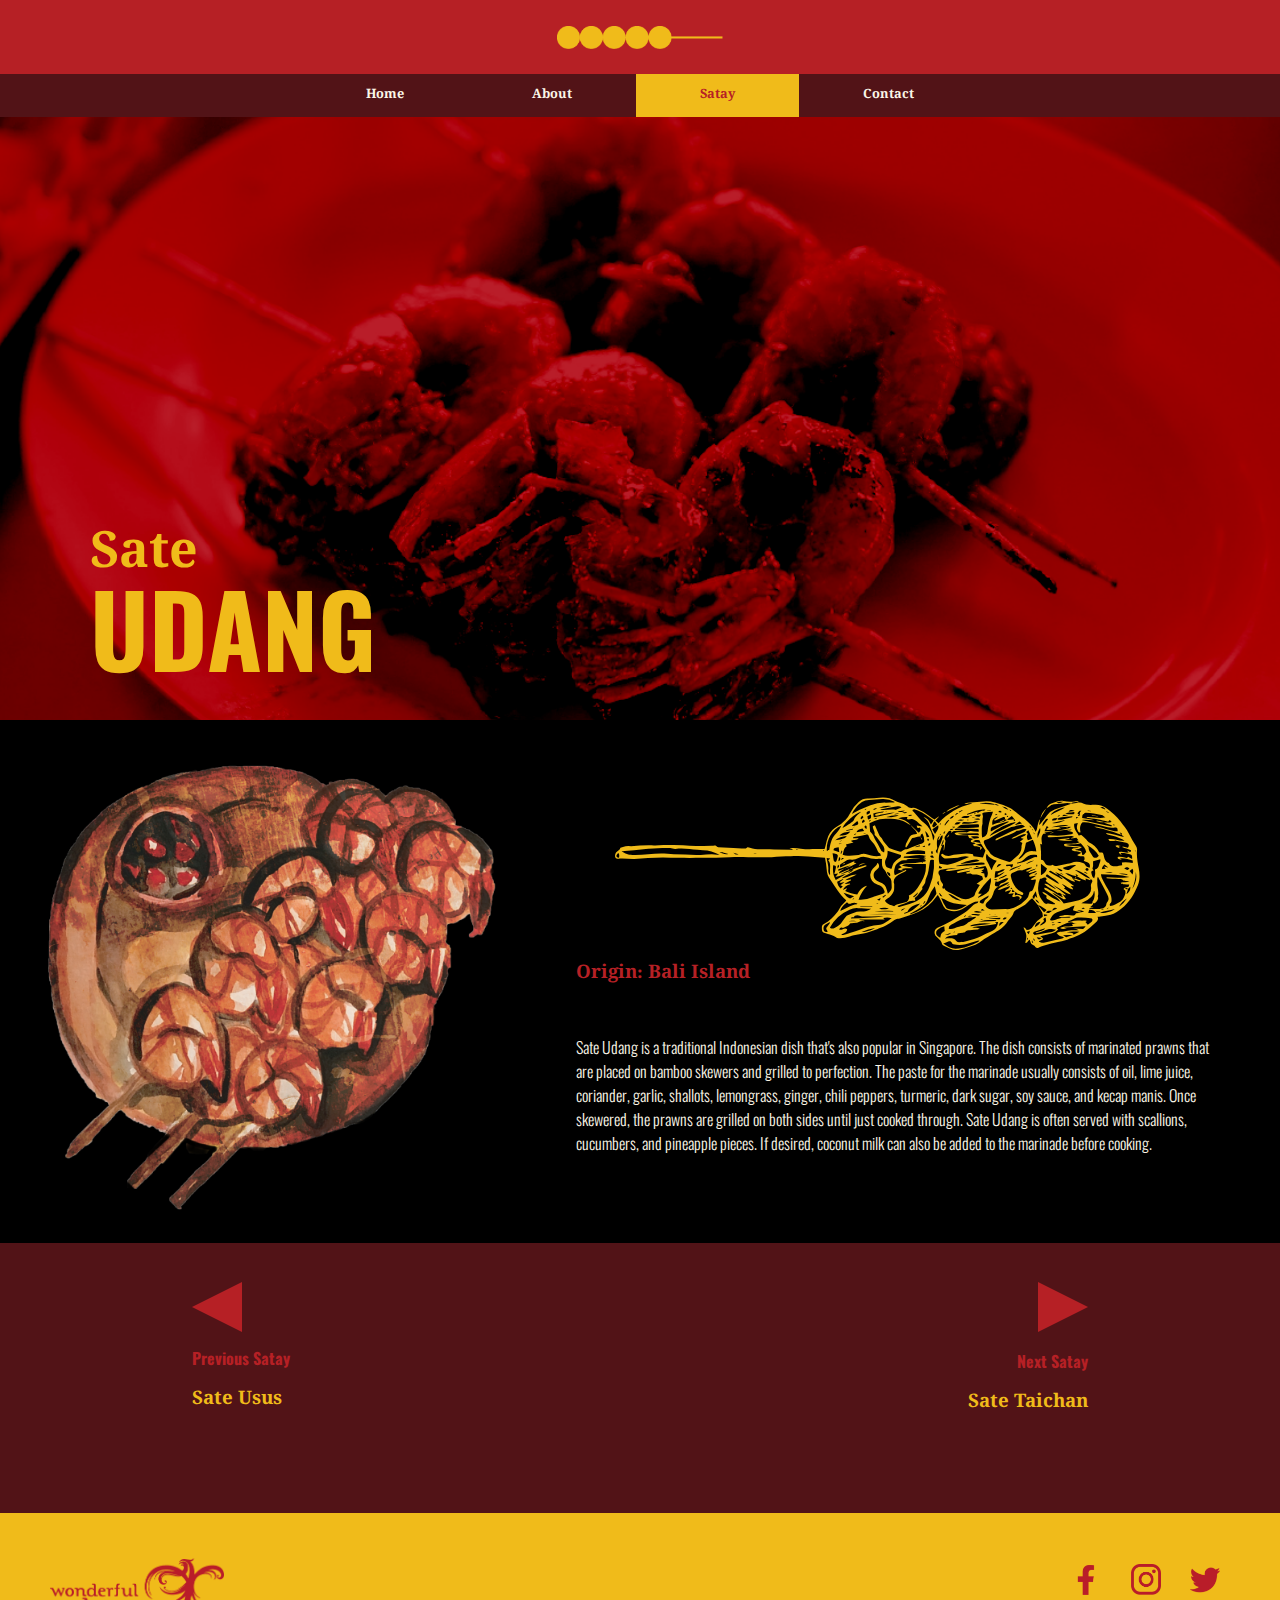
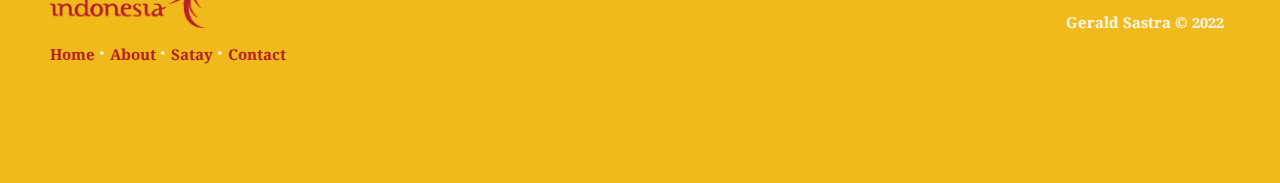
<file: udang.html>
<!DOCTYPE html>
<html>
<head>
<meta charset="utf-8">
<title>SATAY</title>
<style>
  @import url(main.css);
</style>
    <link rel="icon" type="image/x-icon" href="favicon-15.png"/>
</head>
    
    <body>
        
        
    <header>
        <div id="header-logo">
        <img src="logo-01.png" alt="logo">
        </div>
        
        <nav>
        <ul>
            <li><a href="index.html">Home</a></li>
            <li><a href="about.html">About</a></li>
            <li><a class="active" href="satay.html">Satay</a></li>
            <li><a href="contact.html">Contact</a></li>
        </ul>
        </nav>
    </header>
              
         <div class="cover" id="cover-udang">

        </div>   
        
<div class="title"><h3>Sate</h3><br><h2>UDANG</h2></div>
        
        
        <section class="individual-satay-template">
             <div class="satay-plate">
        <img src="satay-plate-27.png" alt="satay udang">    
        </div>
            
        <div class="individual-satay">
         <img class="satay-horizontal" src="individual%20satay%20yellow-21.svg" alt="udang">
            <br>
        <h3>Origin: Bali Island</h3>
            <br>
            <br>
        <p>Sate Udang is a traditional Indonesian dish that's also popular in Singapore. The dish consists of marinated prawns that are placed on bamboo skewers and grilled to perfection. The paste for the marinade usually consists of oil, lime juice, coriander, garlic, shallots, lemongrass, ginger, chili peppers, turmeric, dark sugar, soy sauce, and kecap manis. Once skewered, the prawns are grilled on both sides until just cooked through. Sate Udang is often served with scallions, cucumbers, and pineapple pieces. If desired, coconut milk can also be added to the marinade before cooking.</p>
        </div>
            </section>
        
        <section class="nav">
        
        <div class="nav-left">
         <a href="usus.html">
             <div id="triangle-left"></div>
             
             <div id="nav-text-left">
             <p>Previous Satay</p>
             <br>
             <h3>Sate Usus</h3>
             </div>
         </a>
        </div>
       
             <div class="nav-right">
         <a href="taichan.html">
             <div id="triangle-right"></div>
             
             <div id="nav-text-right">
             <p>Next Satay</p>
             <br>
             <h3>Sate Taichan</h3>
             </div>
         </a>
        </div>
        </section>
        

    
        <footer class="footer-distributed">

			<div class="footer-right">

				<a href="https://www.facebook.com/WonderfulIndonesia" target="_blank"><img src="facebook-12.png"></a>
                <a href="https://www.instagram.com/wonderfulindonesia/" target="_blank"><img src="instagram-13.png"></a>
                <a href="https://twitter.com/wonderfulid" target="_blank"><img src="twitter-14.png"></a>
                
                <p id="copyright">Gerald Sastra &copy; 2022</p>
                

			</div>

			<div class="footer-left">
                
                <a href="https://www.indonesia.travel/gb/en/home" target="_blank"><img id="wonderful" src="wonderful%20indonesia-11.png"></a>

				<p class="footer-links">
					<a class="link-1" href="index.html">Home</a>

					<a href="about.html">About</a>

					<a href="satay.html">Satay</a>

					<a href="contact.html">Contact</a>
				</p>

			</div>

        </footer>
    </body>
</html>
</file>
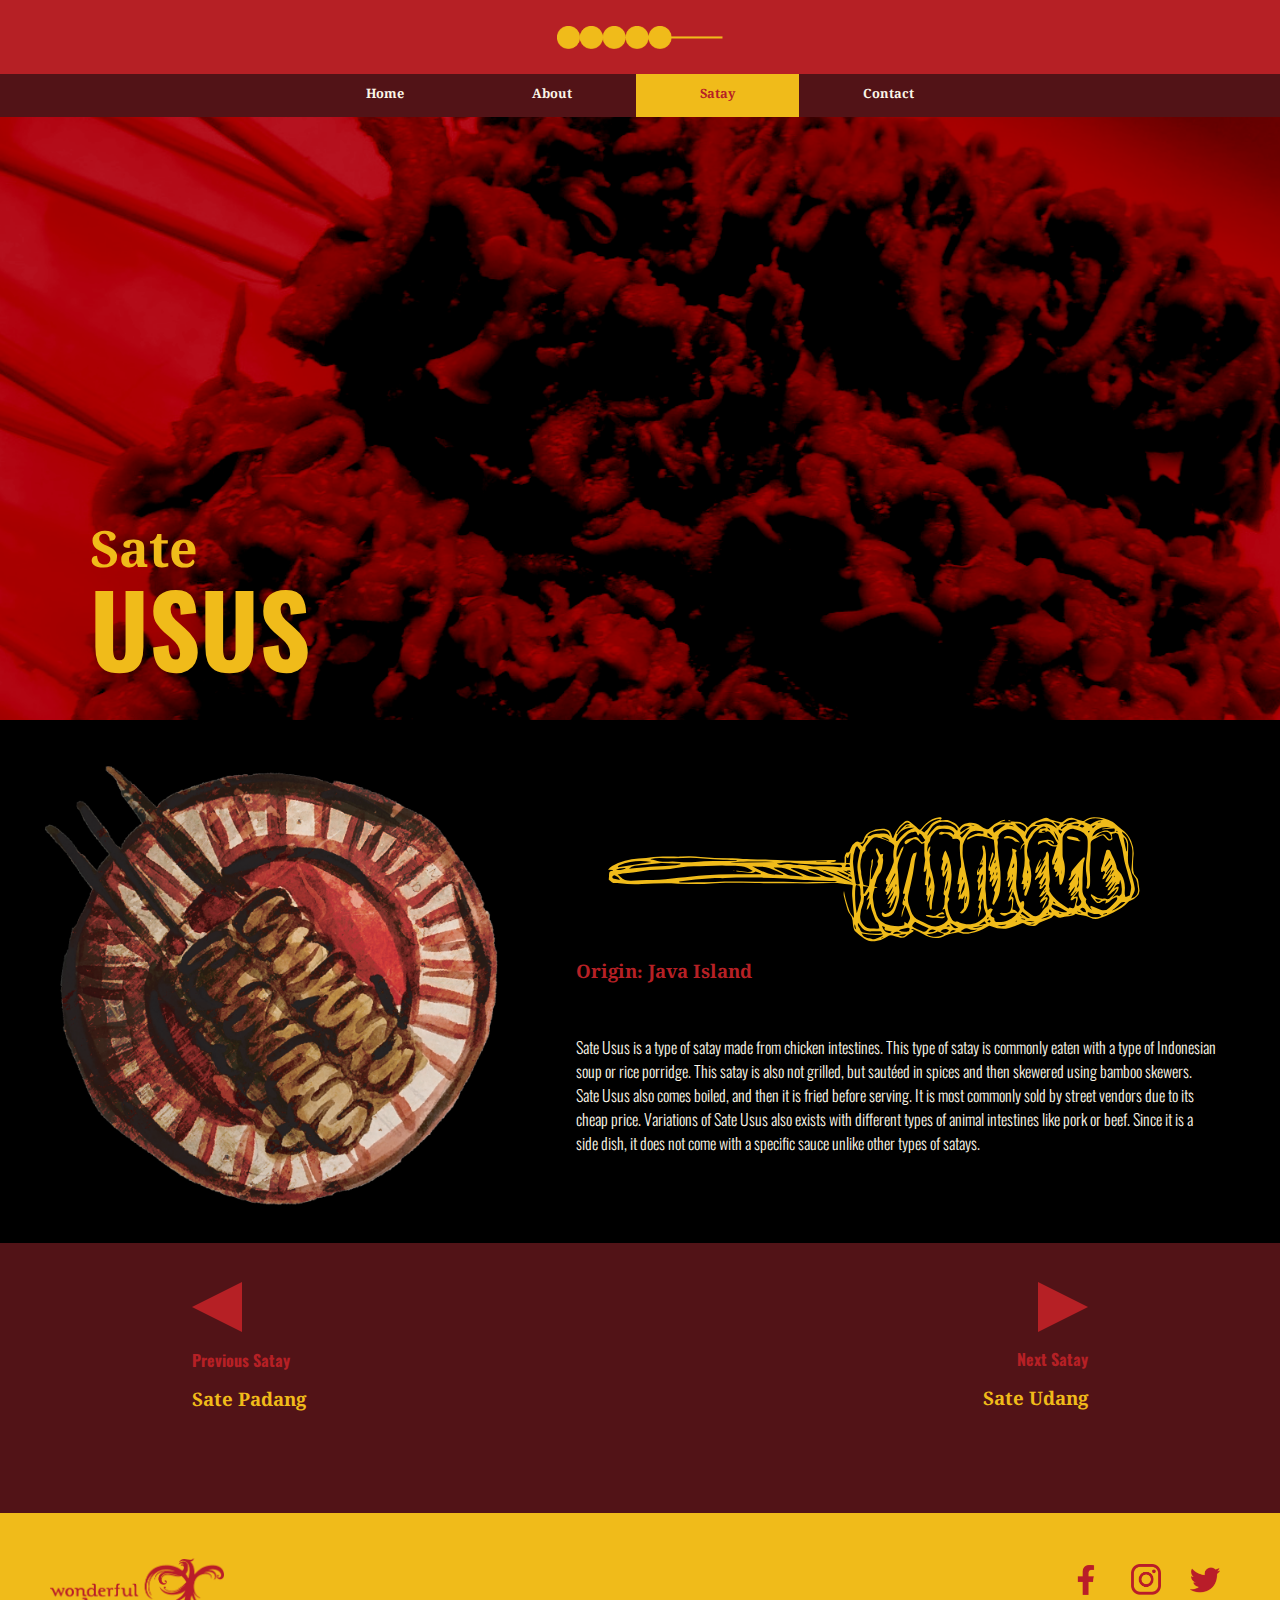
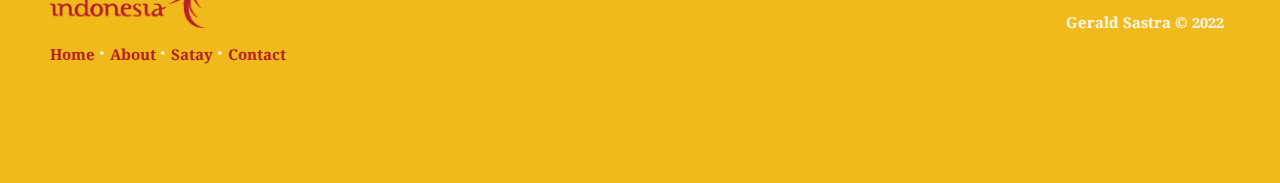
<file: usus.html>
<!DOCTYPE html>
<html>
<head>
<meta charset="utf-8">
<title>SATAY</title>
<style>
  @import url(main.css);
</style>
    <link rel="icon" type="image/x-icon" href="favicon-15.png"/>
</head>
    
    <body>
        
        
    <header>
        <div id="header-logo">
        <img src="logo-01.png" alt="logo">
        </div>
        
        <nav>
        <ul>
            <li><a href="index.html">Home</a></li>
            <li><a href="about.html">About</a></li>
            <li><a class="active" href="satay.html">Satay</a></li>
            <li><a href="contact.html">Contact</a></li>
        </ul>
        </nav>
    </header>
              
         <div class="cover" id="cover-usus">

        </div>   
        
<div class="title"><h3>Sate</h3><br><h2>USUS</h2></div>
        
        
        <section class="individual-satay-template">
             <div class="satay-plate">
        <img src="satay-plate-26.png" alt="satay usus">    
        </div>
            
        <div class="individual-satay">
         <img class="satay-horizontal" src="individual%20satay%20yellow-20.svg" alt="usus">
            <br>
        <h3>Origin: Java Island</h3>
            <br>
            <br>
        <p>Sate Usus is a type of satay made from chicken intestines. This type of satay is commonly eaten with a type of Indonesian soup or rice porridge. This satay is also not grilled, but sautéed in spices and then skewered using bamboo skewers. Sate Usus also comes boiled, and then it is fried before serving. It is most commonly sold by street vendors due to its cheap price. Variations of Sate Usus also exists with different types of animal intestines like pork or beef. Since it is a side dish, it does not come with a specific sauce unlike other types of satays.</p>
        </div>
            </section>
        
        <section class="nav">
        
        <div class="nav-left">
         <a href="padang.html">
             <div id="triangle-left"></div>
             
             <div id="nav-text-left">
             <p>Previous Satay</p>
             <br>
             <h3>Sate Padang</h3>
             </div>
         </a>
        </div>
       
             <div class="nav-right">
         <a href="udang.html">
             <div id="triangle-right"></div>
             
             <div id="nav-text-right">
             <p>Next Satay</p>
             <br>
             <h3>Sate Udang</h3>
             </div>
         </a>
        </div>
        </section>
        

    
        <footer class="footer-distributed">

			<div class="footer-right">

				<a href="https://www.facebook.com/WonderfulIndonesia" target="_blank"><img src="facebook-12.png"></a>
                <a href="https://www.instagram.com/wonderfulindonesia/" target="_blank"><img src="instagram-13.png"></a>
                <a href="https://twitter.com/wonderfulid" target="_blank"><img src="twitter-14.png"></a>
                
                <p id="copyright">Gerald Sastra &copy; 2022</p>
                

			</div>

			<div class="footer-left">
                
                <a href="https://www.indonesia.travel/gb/en/home" target="_blank"><img id="wonderful" src="wonderful%20indonesia-11.png"></a>

				<p class="footer-links">
					<a class="link-1" href="index.html">Home</a>

					<a href="about.html">About</a>

					<a href="satay.html">Satay</a>

					<a href="contact.html">Contact</a>
				</p>

			</div>

        </footer>
    </body>
</html>
</file>
